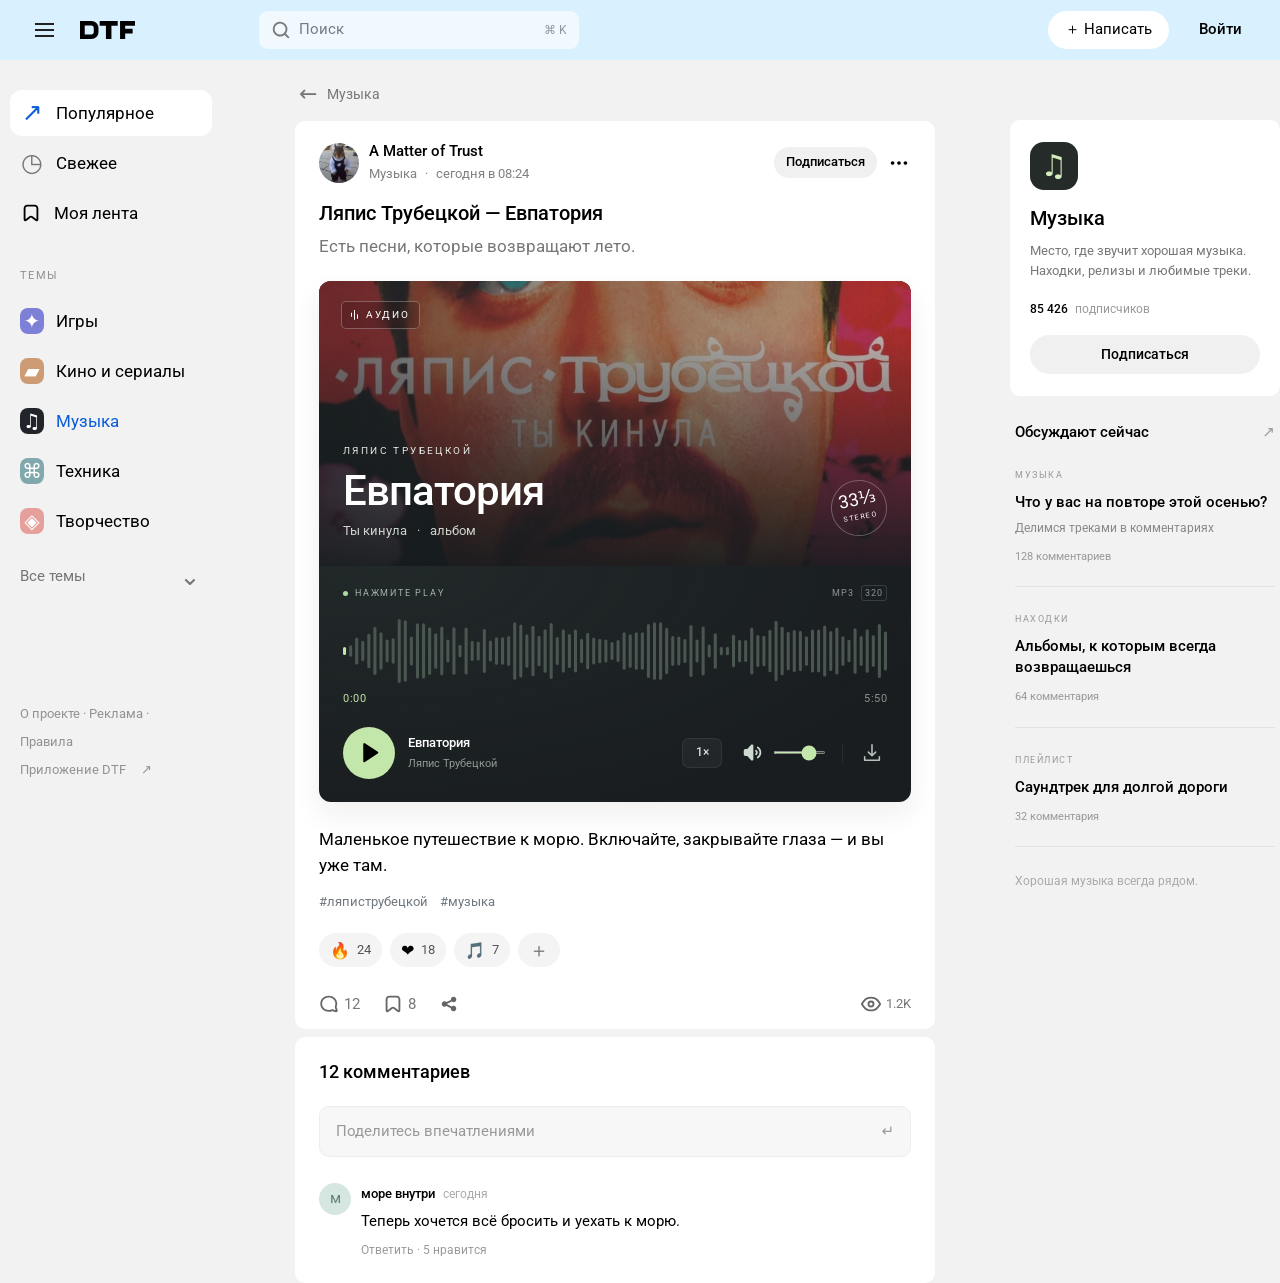
<file: variant-1.html>
<!doctype html>
<html lang="ru" data-site="dtf" data-theme="light">
<head><meta charset="utf-8"><meta name="viewport" content="width=device-width,initial-scale=1"><title>Ляпис Трубецкой — Евпатория · DTF</title><link rel="stylesheet" href="tokens.css"><link rel="stylesheet" href="style.css"><link href="https://fonts.googleapis.com/css2?family=Roboto:wght@400;500;700&display=swap" rel="stylesheet"></head>
<body>
<header class="header"><div class="header-inner"><button class="icon-button hamburger" aria-label="Меню"><span></span><span></span><span></span></button><img class="logo" src="assets/logo_dtf.svg" alt="DTF"><div class="search"><img src="assets/search.svg" alt=""><span>Поиск</span><kbd>⌘ K</kbd></div><button class="write" id="write">＋ Написать</button><button class="login" id="login">Войти</button></div></header>
<div class="layout"><aside class="left"><nav><a class="nav-item active"><span>↗</span>Популярное</a><a class="nav-item"><span>◷</span>Свежее</a><a class="nav-item"><img src="assets/bookmark.svg" alt="">Моя лента</a></nav><div class="nav-label">ТЕМЫ</div><nav><a class="nav-item"><span class="topic games">✦</span>Игры</a><a class="nav-item"><span class="topic cinema">▰</span>Кино и сериалы</a><a class="nav-item selected"><span class="topic music">♫</span>Музыка</a><a class="nav-item"><span class="topic tech">⌘</span>Техника</a><a class="nav-item"><span class="topic art">◈</span>Творчество</a><a class="nav-item more-topics">Все темы <span>⌄</span></a></nav><div class="aside-bottom">О проекте · Реклама · Правила<br>Приложение DTF <span>↗</span></div></aside>
<main><div class="breadcrumb"><span>←</span> Музыка</div><article class="article"><div class="author-row"><img class="avatar" src="assets/avatar.webp" alt=""><div class="author"><b>A Matter of Trust</b><div>Музыка <span>·</span> сегодня в 08:24</div></div><button class="subscribe">Подписаться</button><button class="icon-button" aria-label="Ещё" id="more"><img src="assets/dots.svg" alt=""></button></div><h1>Ляпис Трубецкой — Евпатория</h1><p class="intro">Есть песни, которые возвращают лето.</p>
<div class="player" id="player"><div class="artwork"><img src="assets/cover.webp" alt="Обложка альбома Ляписа Трубецкого"><div class="artwork-shade"></div><span class="audio-tag"><span></span> АУДИО</span><div class="artwork-caption"><span>ЛЯПИС ТРУБЕЦКОЙ</span><strong>Евпатория</strong><div class="album-info">Ты кинула <span>·</span> альбом</div></div><div class="disc-mark">33⅓<br><span>STEREO</span></div></div>
<div class="deck"><div class="deck-heading"><div class="listen-label"><span class="status-dot"></span><span id="status">НАЖМИТЕ PLAY</span></div><span class="quality">MP3 <span>320</span></span></div><div class="wave-shell"><canvas id="wave" aria-hidden="true"></canvas><input id="seek" type="range" min="0" max="1000" value="0" aria-label="Позиция воспроизведения"><div class="seek-tip" id="seek-tip">0:00</div></div><div class="time-row"><span id="elapsed">0:00</span><span id="duration">—:—</span></div><div class="controls"><button id="play" class="play-button" aria-label="Воспроизвести"><img src="assets/play.svg" alt=""></button><div class="track-mini"><b>Евпатория</b><span>Ляпис Трубецкой</span></div><div class="secondary-controls"><div class="speed-wrap"><button id="speed" class="speed" aria-label="Скорость воспроизведения" aria-expanded="false">1×</button><div class="speed-menu" id="speed-menu" hidden><div>Скорость</div><button data-speed="0.75">0.75×</button><button data-speed="1" class="chosen">1× <span>✓</span></button><button data-speed="1.25">1.25×</button><button data-speed="1.5">1.5×</button><button data-speed="2">2×</button></div></div><div class="volume-control"><button id="mute" class="deck-icon" aria-label="Выключить звук"><img src="assets/volume_max.svg" alt=""></button><input id="volume" type="range" min="0" max="1" step="0.01" value="0.75" aria-label="Громкость"></div><span class="control-divider"></span><a class="deck-icon download" href="assets/evpatoriya.mp3" download="Ляпис Трубецкой — Евпатория.mp3" aria-label="Скачать аудио" title="Скачать MP3"><svg width="22" height="22" viewBox="0 0 24 24" fill="none" stroke="currentColor" stroke-width="1.7" stroke-linecap="round" stroke-linejoin="round"><path d="M12 3v12m-4-4 4 4 4-4M4 16v4h16v-4"/></svg></a></div></div><div id="error" role="status" hidden></div></div><audio id="audio" src="assets/evpatoriya.mp3" preload="metadata"></audio></div>
<p class="post-text">Маленькое путешествие к морю. Включайте, закрывайте глаза — и вы уже там.</p><div class="tags"><span>#ляпиструбецкой</span><span>#музыка</span></div><div class="reactions"><button class="reaction">🔥 <span>24</span></button><button class="reaction">❤️ <span>18</span></button><button class="reaction">🎵 <span>7</span></button><button class="add-reaction" aria-label="Добавить реакцию">＋</button></div><footer class="post-footer"><button id="comments"><img src="assets/comment.svg" alt="">12</button><button id="bookmark" aria-label="Сохранить" aria-pressed="false"><img src="assets/bookmark.svg" alt="">8</button><button id="share" aria-label="Поделиться"><img src="assets/share.svg" alt=""></button><span class="views"><img src="assets/eye.svg" alt="">1.2K</span></footer></article><section class="comments"><h2>12 комментариев</h2><div class="comment-input">Поделитесь впечатлениями <span>↵</span></div><div class="comment"><div class="comment-avatar">м</div><div><b>море внутри</b><small>сегодня</small><p>Теперь хочется всё бросить и уехать к морю.</p><span>Ответить · 5 нравится</span></div></div></section></main>
<aside class="right"><section class="community"><span class="community-icon">♫</span><h2>Музыка</h2><p>Место, где звучит хорошая музыка.<br>Находки, релизы и любимые треки.</p><div class="community-count"><b>85 426</b><span>подписчиков</span></div><button class="subscribe community-subscribe">Подписаться</button></section><section class="sidebar-stories"><div class="section-heading">Обсуждают сейчас <span>↗</span></div><a><span class="story-tag">МУЗЫКА</span><h3>Что у вас на повторе этой осенью?</h3><p>Делимся треками в комментариях</p><small>128 комментариев</small></a><a><span class="story-tag">НАХОДКИ</span><h3>Альбомы, к которым всегда возвращаешься</h3><small>64 комментария</small></a><a><span class="story-tag">ПЛЕЙЛИСТ</span><h3>Саундтрек для долгой дороги</h3><small>32 комментария</small></a></section><div class="right-note">Хорошая музыка всегда рядом.</div></aside></div><div class="toast" id="toast" role="status"></div><script src="app.js"></script></body></html>
</file>
<file: tokens.css>
:root {
  --color-black: #000;
  --color-white: #fff;
  color-scheme: light;
  --theme-color-signal-active-default: #0B5DD7;
  --theme-color-signal-active-dark: #2664BF;
  --theme-color-signal-active-darkest: #2A6DD1;
  --theme-color-signal-active-light: #B3D1FF;
  --theme-color-signal-active-lightest: #E6EFFD;
  --theme-color-signal-positive-default: #30B03D;
  --theme-color-signal-positive-dark: #2DA539;
  --theme-color-signal-positive-darkest: #2A9935;
  --theme-color-signal-positive-light: #e5f7e7;
  --theme-color-signal-negative-default: #F0303D;
  --theme-color-signal-negative-dark: #E02D39;
  --theme-color-signal-negative-darkest: #D12A35;
  --theme-color-signal-negative-light: #FFE7E9;
  --theme-color-signal-rating-default: #FFA800;
  --theme-color-contrast: var(--color-black);
  --theme-color-contrast-invert: var(--color-white);
  --theme-color-background: #F2F2F2;
  --theme-color-background-active: #E5F0FF;
  --theme-color-background-active-hover: #D1E3FF;
  --theme-color-background-content: var(--color-white);
  --theme-color-media-background: rgba(0, 0, 0, 0.08);
  --theme-color-background-secondary: #F4F4F4;
  --theme-color-border: #E5E5E5;
  --theme-color-shadow-over-background: rgba(0, 0, 0, 0.08);
  --theme-color-border-over-background: #dadada;
  --theme-color-background-warning: #FFF8E0;
  --theme-color-text-primary: var(--color-black);
  --theme-color-text-secondary: #595959;
  --theme-color-text-secondary-light: #808080;
  --theme-color-button-secondary: var(--color-white);
  --theme-color-button-secondary-shadow: 0 0 2px rgba(0, 0, 0, 0.04), 0 1px 2px rgba(0, 0, 0, 0.1), inset 0 -1px 0 rgba(0, 0, 0, 0.06);
  --theme-color-button-secondary-shadow-hover: 0 2px 4px rgba(0, 0, 0, 0.09), inset 0 -1px 0 rgba(0, 0, 0, 0.06);
  --theme-color-button-secondary-shadow-active: 0 0 2px rgba(0, 0, 0, 0.05), inset 0 -1px 0 rgba(0, 0, 0, 0.06);
  --theme-color-button-minimal: #F0F0F0;
  --theme-color-button-minimal-hover: #E6E6E6;
  --theme-color-button-minimal-active: #DBDBDB;
  --theme-color-button-transparent-hover: rgba(0,0,0,.04);
  --theme-color-button-transparent-active: rgba(0,0,0,.06);
  --theme-color-button-translucent: rgba(0,0,0,.16);
  --theme-color-button-translucent-hover: rgba(0,0,0,.32);
  --theme-color-button-translucent-active: rgba(0,0,0,.48);
  --theme-color-button-glass: rgba(51, 51, 51, 0.6);
  --theme-color-button-glass-hover: rgba(51, 51, 51, 0.4);
  --theme-color-button-glass-active: rgba(51, 51, 51, 0.4);
  --theme-color-button-fancy: rgba(255, 255, 255, 0.6);
  --theme-color-button-fancy-hover: rgba(255, 255, 255, 0.8);
  --theme-color-button-fancy-active: rgba(255, 255, 255, 1);
  --theme-color-button-fancy-gradient: linear-gradient(90deg, #307DF0 0%, #5E36FF 100%);
  --theme-color-button-subtle: var(--color-white);
  --theme-color-button-subtle-hover: #FAFAFA;
  --theme-color-button-subtle-active: #EDEDED;
  --theme-color-field-text: inherit;
  --theme-color-check-background-default: #F0F0F0;
  --theme-color-check-border-disabled: #DDDDDD;
  --theme-color-field-background-default: #F5F5F5;
  --theme-color-field-background-hover: var(--color-white);
  --theme-color-field-background-error: #FFECED;
  --theme-color-field-background-disabled: #F7F7F7;
  --theme-color-field-border-default: rgba(0, 0, 0, 0.03);
  --theme-color-field-border-default-hex: #ededed;
  --theme-color-field-border-hover: var(--theme-color-signal-active-light);
  --theme-color-field-border-active: var(--theme-color-signal-active-default);
  --theme-color-field-icon-default: var(--color-white);
  --theme-color-field-icon-disabled: #B8B8B8;
  --theme-shadow-field: 0 0 0 3px var(--theme-color-signal-active-lightest);
  --theme-color-search-field-text: inherit;
  --theme-color-search-field-background-default: var(--color-white);
  --theme-color-search-field-background-hover: var(--color-white);
  --theme-color-search-field-border-default: none;
  --theme-color-search-field-border-hover: none;
  --theme-color-search-field-border-active: none;
  --theme-shadow-search-field: none;
  --theme-color-popover-item-bg-active: var(--theme-color-background);
  --theme-color-popover-item-bg-active-hover: var(--theme-color-background-active);
  --theme-color-popover-background: var(--color-white);
  --theme-color-updates-shadow: 0.5px 0 0 rgba(0, 0, 0, 0.1), -0.5px 0 0 rgba(0, 0, 0, 0.1), 0 -0.5px 0 rgba(0, 0, 0, 0.05), 0 4px 7px rgba(0, 0, 0, 0.08), 0 1px 1px rgba(0, 0, 0, 0.1);
  --theme-floating-shadow: 0 4px 20px rgba(0, 0, 0, 0.08), 0 0 1px rgba(0, 0, 0, 0.16);
  --theme-color-floating-glass-border: rgba(218, 218, 218, 0.31);
  --theme-color-floating-glass: rgba(255, 255, 255, 0.5);
  --theme-color-floating-glass-content: var(--theme-color-text-primary);
  --theme-color-donate-text: #004150;
  --theme-color-donate-gradient: linear-gradient(100deg, #CBFDF6 0%, #CDE8FC 100%);
  --theme-color-donate-button-default: #FFF5BA;
  --theme-color-donate-button-hover: #FFE9AD;
  --theme-color-donate-button-active: #FAE04B;
  --theme-filter-blur-strong: blur(35px) brightness(1.1);
  --theme-color-spoiler-outline: rgba(0, 0, 0, 0.06);
  --theme-plus-color: var(--theme-color-text-primary);
  --theme-plus-modal-background: radial-gradient(84.18% 84.18% at 50% 50%, #FFFFFF 13.94%, #D9EDFF 100%);
  --theme-plus-modal-footer: linear-gradient(180deg, rgba(255, 255, 255, 0) 0%, #D9EDFF 27.25%);
  --theme-plus-features-background: var(--theme-color-background-content);
  --theme-plus-features-shadow: 0px 32px 8px -24px rgba(0, 0, 0, 0.02), 0px 8px 40px 0px #0000000A;
  --theme-plus-action-background: radial-gradient(82.73% 121.53% at 17.94% 77.44%, #307df0 36.98%, #5e36ff 89.06%);
  --theme-plus-icon-blend-mode: normal;
  --theme-plus-ai-modal-background: linear-gradient(219.57deg, #DEEBFF 12.97%, #F7F1FF 34.26%, #E0E3FF 55.44%, #F0EDFF 86.69%);
  --theme-plus-ai-modal-footer: linear-gradient(180deg, rgba(240, 237, 255, 0) 0%, #F0EDFF 27.25%);
  --theme-plus-tariff-background-active: var(--theme-color-background-content);
  --theme-pro-color: var(--color-white);
  --theme-pro-modal-background: #242424;
  --theme-pro-modal-background-gradient: radial-gradient(at 93% 7%, hsla(202,100%,35%,0.10) 0px, transparent 50%),
      radial-gradient(at 54% 51%, hsla(240,100%,50%,0.05) 0px, transparent 50%),
      radial-gradient(at 52% 54%, hsla(194,100%,28%,0.4) 0px, transparent 50%),
      radial-gradient(at 27% 37%, hsla(274,100%,28%,1) 0px, transparent 50%),
      radial-gradient(at 30% 32%, hsla(299,100%,50%,0.05) 0px, transparent 50%),
      radial-gradient(at 32% 69%, hsla(274,100%,28%,0.1) 0px, transparent 50%),
      radial-gradient(at 32% 73%, hsla(299,100%,50%,0.08) 0px, transparent 50%);
  --theme-pro-modal-footer: linear-gradient(180deg, rgba(16, 13, 21, 0) 0%, #242424 25%);
  --theme-pro-features-background: rgba(255, 255, 255, 0.04);
  --theme-pro-features-background-active: rgba(255, 255, 255, 0.18);
  --theme-pro-features-shadow: inset 0 0 0 1px rgba(255, 255, 255, 0.04);
  --theme-pro-action-background: radial-gradient(82.73% 121.53% at 17.94% 77.44%, #307df0 36.98%, #8161fa 89.06%);
  --theme-pro-feature-text-secondary: rgba(255, 255, 255, 0.64);
  --theme-slider-track-shadow: inset 0px 0.5px 1.5px rgba(0, 0, 0, 0.25);
  --theme-slider-step-background: rgba(0, 0, 0, 0.1);
  --theme-slider-step-shadow: inset 0px 0.5px 1.5px rgba(0, 0, 0, 0.25);
  --theme-slider-thumb-background: var(--color-white);
  --theme-slider-thumb-shadow: 0px 3px 8px rgba(22, 18, 18, 0.15), 0px 0.5px 1px rgba(28, 26, 26, 0.04), 0px 1px 0.5px rgba(28, 26, 26, 0.03), 0px 2px 0.5px rgba(27, 27, 28, 0.03), 0px 2.5px 0.5px rgba(0, 0, 0, 0.02), 0px 2px 1px rgba(0, 0, 0, 0.02);
  --theme-andropov-border-color: rgba(0, 0, 0, 0.1);
  --theme-comment-highlighted-background: #F2F9FF;
  --theme-color-content-footer-button-hover-background: rgba(48, 125, 240, 0.12);
  --theme-color-reaction-button: #F9F9F9;
  --theme-color-reaction-button-hover: var(--theme-color-button-minimal-hover);
  --theme-color-reaction-button-active: var(--theme-color-reaction-button);
  --theme-color-filter-field-background: #ffffff;
  --theme-color-filter-field-background-active: #F2F9FF;
  --theme-color-filter-field-border: rgba(0, 0, 0, 0.1);
  --theme-color-filter-field-border-active: var(--theme-color-signal-active-default);
  --theme-achievements-image-skeleton: contrast(0) brightness(1.75);
  --theme-achievements-stub-inner: #F2F2F2;
  --theme-achievements-stub-background: #ffffff;
  --theme-color-round-button: #000000;
  --theme-color-round-button-background: rgba(116, 116, 128, 0.08);
  --theme-color-round-button-dark: #A6A6A6;
  --theme-color-round-button-background-dark: rgba(255, 255, 255, 0.15);
  --theme-color-scrollbar: rgba(95, 86, 86, 0.15);
  --theme-color-marketplace-banner-gradient-orange: radial-gradient(var(--rgxy), #FFFFFF 0%, #FFEEDC 100%);
  --theme-color-marketplace-banner-gradient-blue: radial-gradient(var(--rgxy), #FFFFFF 0%, #E3F2FF 100%);
}

:root[data-site="vc"] {
  --brand-color: #FF5577;
  --theme-color-brand-primary: #E65C77;
  --theme-color-brand-primary-bright: #FF6685;
  --theme-color-brand-header: #FFE6EB;
  --theme-color-brand-background: #FFF5F7;
  --theme-color-brand-stroke: #FFBBC9;
  --theme-color-brand-logo: #FFF5F7;
  --theme-color-brand-distribution: #FFF0F3;
  --theme-color-brand-icon: #FAD2DA;
  --theme-color-brand-content-background: #FFE6EB;
  --theme-color-brand-content-text: #E65C77;
}

:root[data-site="dtf"] {
  --brand-color: #0099FF;
  --theme-color-brand-primary: #1793E6;
  --theme-color-brand-primary-bright: #19A3FF;
  --theme-color-brand-header: #D9F0FF;
  --theme-color-brand-background: #F0F9FF;
  --theme-color-brand-stroke: #99D6FF;
  --theme-color-brand-logo: #F0F9FF;
  --theme-color-brand-distribution: #E8F6FF;
  --theme-color-brand-icon: #BEE2FA;
  --theme-color-brand-content-background: #D9F0FF;
  --theme-color-brand-content-text: #1793E6;
}

:root[data-theme="dark"] {
  color-scheme: dark;
  --theme-color-signal-active-default: #418AF4;
  --theme-color-signal-active-dark: #598FDE;
  --theme-color-signal-active-darkest: #3367B5;
  --theme-color-signal-active-light: #334e64;
  --theme-color-signal-active-lightest: rgba(255, 255, 255, 0.06);
  --theme-color-signal-positive-default: #33A03E;
  --theme-color-signal-positive-dark: #33953D;
  --theme-color-signal-positive-darkest: #338A3C;
  --theme-color-signal-positive-light: #263629;
  --theme-color-signal-negative-default: #D6333E;
  --theme-color-signal-negative-dark: #C6333D;
  --theme-color-signal-negative-darkest: #B5333C;
  --theme-color-signal-negative-light: #463536;
  --theme-color-contrast: var(--color-white);
  --theme-color-contrast-invert: var(--color-black);
  --theme-color-background: #161617;
  --theme-color-background-active: #39393A;
  --theme-color-background-active-hover: #424243;
  --theme-color-background-content: #232324;
  --theme-color-media-background: rgba(255, 255, 255, 0.06);
  --theme-color-background-warning: var(--theme-color-media-background);
  --theme-color-background-secondary: #2C2C2D;
  --theme-color-border: #353436;
  --theme-color-shadow-over-background: rgba(0, 0, 0, 0.3);
  --theme-color-border-over-background: #363636;
  --theme-color-text-primary: #c9cccf;
  --theme-color-text-secondary: #969c9d;
  --theme-color-text-secondary-light: #969da0;
  --theme-color-button-minimal: #333333;
  --theme-color-button-minimal-hover: #2c2c2c;
  --theme-color-button-minimal-active: #2c2c2c;
  --theme-color-button-secondary: #2c2c2c;
  --theme-color-button-secondary-shadow: inset 0 0 0 1px rgba(255, 255, 255, 0.02), 0 1px 3px rgba(0, 0, 0, 0.14);
  --theme-color-button-secondary-shadow-hover: inset 0 0 0 1px rgba(255, 255, 255, 0.05), 0 1px 4px rgba(0, 0, 0, 0.22);
  --theme-color-button-secondary-shadow-active: inset 0 0 0 1px rgba(255, 255, 255, 0.1), 0 1px 4px rgba(0, 0, 0, 0.29);
  --theme-color-button-translucent: rgba(0,0,0,.3);
  --theme-color-button-translucent-hover: rgba(0,0,0,.45);
  --theme-color-button-translucent-active: rgba(0,0,0,.6);
  --theme-color-button-fancy: rgba(0, 0, 0, 0.32);
  --theme-color-button-fancy-hover: rgba(0, 0, 0, 0.36);
  --theme-color-button-fancy-active: rgba(0, 0, 0, 0.4);
  --theme-color-button-fancy-gradient: linear-gradient(90deg, #659BF4 0%, #856AFE 100%);
  --theme-color-button-subtle: #272727;
  --theme-color-button-subtle-hover: #212121;
  --theme-color-button-subtle-active: #1C1C1C;
  --theme-color-check-background-default: #1c1c1c;
  --theme-color-field-border-default-hex: #262626;
  --theme-color-check-border-disabled: #2e2e2e;
  --theme-color-field-background-default: #2c2c2d;
  --theme-color-field-background-hover: #1e1d1e;
  --theme-color-field-background-disabled: #333;
  --theme-color-search-field-background-default: var(--theme-color-popover-background);
  --theme-color-search-field-background-hover: var(--theme-color-popover-background);
  --theme-color-search-field-border-default: #363636;
  --theme-color-search-field-border-hover: #363636;
  --theme-color-search-field-border-active: #363636;
  --theme-color-popover-item-bg-active: #313131;
  --theme-color-popover-item-bg-active-hover: #3A3A3A;
  --theme-color-popover-background: #1F1F1F;
  --theme-color-updates-shadow: 0.5px 0 0 #363636, -0.5px 0 0 #363636, 0 -0.5px 0 #363636, 0 4px 7px rgba(0, 0, 0, 0.12), 0 1px 1px #363636;
  --theme-floating-shadow: 0 4px 20px rgba(103, 103, 103, 0.32), 0 0 0 1px #363636;
  --theme-color-floating-glass-border: rgba(255, 255, 255, 0.01);
  --theme-color-floating-glass: rgba(59, 59, 59, 0.26);
  --theme-color-floating-glass-content: var(--color-white);
  --theme-color-donate-text: #a7e5f3;
  --theme-color-donate-gradient: linear-gradient(100deg, #154842 0%, #203f56 100%);
  --theme-color-donate-button-default: #53512A;
  --theme-color-donate-button-hover: #6D6935;
  --theme-color-donate-button-active: #FAE04B;
  --theme-filter-blur-strong: blur(35px) brightness(0.9);
  --theme-color-spoiler-outline: rgba(255, 255, 255, 0.1);
  --theme-plus-color: var(--color-white);
  --theme-plus-modal-background: radial-gradient(84.18% 84.18% at 50% 50%, #1C162D 13.94%, #000A12 100%);
  --theme-plus-modal-footer: linear-gradient(180deg, rgba(16, 13, 21, 0) 0%,#0F1020 25%);
  --theme-plus-features-background: linear-gradient(0deg, rgba(44, 44, 46, 0.32), rgba(44, 44, 46, 0.32));
  --theme-plus-features-shadow: 0px 32px 8px -24px #00000020, 0px 8px 40px 0px #00000010;
  --theme-plus-action-background: radial-gradient(82.73% 121.53% at 17.94% 77.44%, #307df0 36.98%, #8161fa 89.06%);
  --theme-plus-icon-blend-mode: plus-lighter;
  --theme-plus-ai-modal-background: linear-gradient(219.57deg, #0E1E38 12.97%, #201331 34.26%, #171A37 55.44%, #0F092A 86.69%);
  --theme-plus-ai-modal-footer: linear-gradient(180deg, rgba(15, 9, 42, 0) 0%, #0F092A 27.25%);
  --theme-plus-tariff-background-active: rgba(65, 138, 244, 0.2);
  --theme-slider-track-shadow: inset 0px 0.5px 1.5px rgba(0, 0, 0, 0.25);
  --theme-slider-step-background: rgba(255, 255, 255, 0.06);
  --theme-slider-step-shadow: inset 0px 0.5px 1.5px rgba(0, 0, 0, 0.25);
  --theme-slider-thumb-background: #2c2c2d;
  --theme-slider-thumb-shadow: 0 2px 6px rgba(0, 0, 0, 0.32), 0 0 0 1px #363636;
  --theme-andropov-border-color: rgba(255, 255, 255, 0.07);
  --theme-comment-highlighted-background: rgba(255, 255, 255, 0.03);
  --theme-color-reaction-button: var(--theme-color-button-minimal);
  --theme-color-reaction-button-hover: var(--theme-color-popover-item-bg-active-hover);
  --theme-color-reaction-button-active: var(--theme-color-reaction-button);
  --theme-color-filter-field-background: #2C2C2D;
  --theme-color-filter-field-background-active: #2A3137;
  --theme-color-filter-field-border: rgba(255, 255, 255, 0.1);
  --theme-color-filter-field-border-active: var(--theme-color-signal-active-default);
  --theme-achievements-image-skeleton: contrast(0) brightness(0.75);
  --theme-achievements-stub-inner: #323232;
  --theme-achievements-stub-background: #282828;
  --theme-color-round-button: var(--theme-color-round-button-dark );
  --theme-color-round-button-background: var(--theme-color-round-button-background-dark);
  --theme-color-scrollbar: rgba(126, 125, 125, 0.15);
  --theme-color-marketplace-banner-gradient-orange: radial-gradient(var(--rgxy), #BF905A 0%, #4A3823 100%);
  --theme-color-marketplace-banner-gradient-blue: radial-gradient(var(--rgxy), #598CB5 0%, #052B4A 100%);
}

:root[data-site="vc"][data-theme="dark"] {
  --theme-color-brand-primary: #BA4F64;
  --theme-color-brand-header: #2A2729;
  --theme-color-brand-background: #2d2d2e;
  --theme-color-brand-distribution: #343233;
  --theme-color-brand-icon: #4A4547;
  --theme-color-brand-content-background: #342F31;
  --theme-color-brand-content-text: #E68A9C;
}

:root[data-site="dtf"][data-theme="dark"] {
  --theme-color-brand-primary: #197ABA;
  --theme-color-brand-header: #26282B;
  --theme-color-brand-background: #2d2d2e;
  --theme-color-brand-distribution: #313335;
  --theme-color-brand-icon: #43474A;
  --theme-color-brand-content-background: #2D3135;
  --theme-color-brand-content-text: #5CAEE6;
}

:root {
  --color-black: #000;
  --color-white: #fff;
  --layout-z-index-header: 10;
  --layout-z-index-navbar: 2;
  --layout-z-modal-overlay: calc(var(--layout-z-index-header) + 1);
  --layout-z-index-feed: 1;
  --layout-z-index-feed-sorting: calc(var(--layout-z-index-feed) + 1);
  --layout-z-index-floating-updates: calc(var(--layout-z-index-feed) + 2);
  --layout-z-alerts: calc(var(--layout-z-index-header) + 2);
  --layout-z-floating-player: calc(var(--layout-z-index-floating-updates) - 1);
  --layout-island-border-radius: 0px;
  --layout-tabbar-height: 50px;
  --layout-header-height-default: 60px;
  --layout-header-height: var(--layout-header-height-large, var(--layout-header-height-default));
  --layout-view-offset-y: 0px;
  --layout-max-width: 640px;
  --layout-max-content-width: 640px;
  --layout-content-offset-x: 16px;
  --layout-left-aside-width: 220px;
  --layout-left-aside-offset: 10px;
  --layout-right-aside-width: 320px;
  --layout-right-aside-offset: 20px;
  --layout-island-gap-y: 8px;
  --layout-modal-view-width: 520px;
  --layout-modal-view-height: 720px;
  --layout-content-gap-default: 12px;
  --layout-content-gap-media: 20px;
  --layout-content-gap-header: 20px;
  --layout-content-gap-telegram-button: 20px;
  --layout-content-right-indent: 15px;
  --safe-tabbar-height: calc(var(--layout-tabbar-height) + env(safe-area-inset-bottom));
  --layout-settings-input-max-width: 390px;
  --layout-updates-button-size: 32px;
  --layout-floating-footer-offset: 18px;
  --layout-header-banner-height: 0px;
  --layout-content-banner-height: 200px;
  --layout-vertical-banner-height: 600px;
  --layout-video-banner-height: 169px;
  --layout-sidebar-banner-width: 300px;
  --layout-post-banner-size: 300px;
}
  @media (min-width: 925px) {:root {
    --layout-max-width: 884px;
    --layout-tabbar-height: 0px;
    --layout-floating-footer-offset: 8px
}
  }
  @media (min-width: 1240px) {:root {
    --layout-max-width: 1280px
}
  }
  @media (min-width: 640px) {:root {
    --layout-island-border-radius: 10px;
    --layout-content-offset-x: 24px;
    --layout-view-offset-y: 16px;
    --layout-island-gap-y: 8px;
    --layout-header-height: var(--layout-header-height-default);
    --layout-header-banner-height: 250px;
    --layout-content-banner-height: 130px
}
  }
  :root[data-layout="blank"] {
    --layout-header-height: 0;
    --layout-tabbar-height: 0;
  }
</file>
<file: style.css>
*{box-sizing:border-box}body{margin:0;background:var(--theme-color-background);color:var(--theme-color-text-primary);font:15px/1.45 Roboto,system-ui,sans-serif}button,input,a{-webkit-tap-highlight-color:transparent}button,a{touch-action:manipulation}button{font:inherit;cursor:pointer;border:0}a{color:inherit;text-decoration:none;cursor:pointer}button:focus-visible,a:focus-visible,input:focus-visible{outline:3px solid #418af4;outline-offset:4px}button{transition:background .2s,transform .2s}button:active{transform:scale(.96)}img{object-fit:cover}button img,.nav-item img,.search img,.post-footer img{width:22px;height:22px}.header{height:60px;background:#d9f0ff;position:sticky;top:0;z-index:10}.header-inner{height:100%;max-width:1440px;margin:auto;padding:0 32px;display:flex;gap:24px;align-items:center}.icon-button{width:32px;height:32px;display:grid;place-content:center;background:transparent;border-radius:50%}.icon-button:hover{background:#00000008}.hamburger{gap:4px;width:24px}.hamburger span{width:19px;height:2px;background:#222}.logo{width:55px;height:auto}.search{display:flex;gap:9px;align-items:center;color:#737c82;background:#ffffffa6;padding:8px 12px;border-radius:9px;width:320px;margin-left:100px}.search img{opacity:.5;width:19px}kbd{margin-left:auto;font:12px Roboto;color:#8d999f}.write{background:white;border-radius:24px;padding:8px 17px;margin-left:auto}.login{background:none;font-weight:500}.layout{max-width:1280px;margin:0 auto;display:flex;justify-content:space-between;align-items:flex-start;padding-top:24px}.left{width:220px;position:sticky;top:84px;padding:6px 8px 0 10px}.nav-item{height:46px;padding:0 10px;display:flex;gap:12px;align-items:center;border-radius:12px;margin-bottom:4px;font-size:17px}.nav-item>span:first-child{width:24px;text-align:center;font-size:25px;color:#777}.nav-item.active{background:white}.nav-item.active>span{color:#0b5dd7}.nav-item:hover{background:#fff9}.nav-label{font-size:11px;letter-spacing:1.3px;color:#909090;margin:32px 10px 14px}.nav-item .topic{width:26px;height:26px;border-radius:8px;font-size:20px!important;line-height:26px;color:white!important}.games{background:#7d80d6}.cinema{background:#ce9c74}.music{background:#212428}.tech{background:#81a9ad}.art{background:#e6a09b}.selected{color:#0b5dd7}.more-topics{font-size:15px;color:#777;margin-top:10px}.more-topics span{margin-left:auto}.aside-bottom{margin:100px 10px 0;color:#929292;font-size:13px;line-height:28px}.aside-bottom span{margin-left:12px}main{width:640px;min-width:0}.breadcrumb{font-size:14px;color:#777;margin:0 0 17px 4px;display:flex;align-items:center;gap:10px}.breadcrumb span{font-size:22px;line-height:20px}.article,.comments{background:white;border-radius:10px}.author-row{display:flex;align-items:center;gap:10px;padding:20px 24px 16px}.avatar{height:40px;width:40px;border-radius:50%}.author{min-width:0}.author b{font-size:15px;font-weight:500}.author div{font-size:13px;color:#808080;margin-top:2px}.author div span{margin:0 5px}.subscribe{font-size:13px;font-weight:500;background:#f0f0f0;border-radius:24px;padding:6px 12px;margin-left:auto}.subscribe:hover{background:#e6e6e6}.author-row>.icon-button{width:24px}.author-row>.icon-button img{width:18px}h1{font-size:20px;line-height:26px;font-weight:500;margin:0 24px 8px}.intro{font-size:17px;color:#777;margin:0 24px 22px}.player{margin:0 24px;border-radius:12px;overflow:visible;background:#191d20;color:white;box-shadow:0 12px 28px #18202412}.artwork{height:285px;position:relative;overflow:hidden;border-radius:12px 12px 0 0;background:#666}.artwork>img{width:100%;height:100%;object-position:50% 44%;filter:brightness(.78);transform:scale(1.01);transition:transform 1.5s ease,filter 1.5s}.player.is-playing .artwork>img{transform:scale(1.07);filter:brightness(.9)}.artwork-shade{position:absolute;inset:0;background:linear-gradient(0deg,#151b1ee8,transparent 80%),linear-gradient(90deg,#17232965,transparent)}.audio-tag{position:absolute;top:20px;left:22px;display:flex;align-items:center;gap:7px;border:1px solid #ffffff45;background:#0002;backdrop-filter:blur(8px);font-size:10px;letter-spacing:1.7px;padding:6px 9px;border-radius:5px}.audio-tag>span{width:8px;height:10px;background:repeating-linear-gradient(90deg,#fff 0 1px,transparent 1px 3px);clip-path:polygon(0 30%,30% 30%,30% 0,60% 0,60% 45%,100% 45%,100% 90%,60% 90%,60% 100%,30% 100%,30% 70%,0 70%)}.artwork-caption{position:absolute;left:24px;bottom:25px}.artwork-caption>span{font-size:10px;letter-spacing:2.4px;color:#e2e7e2}.artwork-caption strong{display:block;font-size:42px;line-height:1.25;font-weight:500;letter-spacing:-1px;margin:4px 0}.album-info{font-size:13px;color:#d0d4ce}.album-info span{margin:0 7px}.disc-mark{position:absolute;right:24px;bottom:30px;border:1px solid #ffffff45;border-radius:50%;width:56px;height:56px;display:flex;flex-direction:column;align-items:center;justify-content:center;font-size:18px;line-height:18px;transform:rotate(-12deg)}.disc-mark span{font-size:7px;letter-spacing:1.6px}.deck{padding:21px 24px 23px;position:relative;background:radial-gradient(ellipse at 10% 0,#34413c55,transparent 80%);border-radius:0 0 12px 12px}.deck-heading{display:flex;align-items:center;justify-content:space-between}.listen-label{font-size:9px;letter-spacing:1.8px;display:flex;gap:7px;align-items:center;color:#a3b2aa}.status-dot{height:5px;width:5px;border-radius:50%;background:#b0d9a2}.is-playing .status-dot{box-shadow:0 0 10px #b0d9a2;animation:pulse 1.8s infinite}.quality{color:#8c9694;font-size:9px;letter-spacing:1px}.quality span{border:1px solid #65716b66;border-radius:3px;padding:2px 3px;margin-left:4px}.wave-shell{height:78px;position:relative;margin-top:12px;cursor:crosshair}canvas{width:100%;height:100%;display:block}#seek{opacity:0;position:absolute;inset:0;margin:0;width:100%;height:100%;cursor:crosshair}#seek:focus-visible{opacity:.2}.seek-tip{pointer-events:none;position:absolute;top:-12px;transform:translateX(-50%);background:#c4e5ad;color:#1d2920;padding:3px 6px;border-radius:4px;font-size:10px;opacity:0}.wave-shell:hover .seek-tip{opacity:1}.time-row{display:flex;justify-content:space-between;font:11px Roboto;letter-spacing:.5px;color:#89958e;font-variant-numeric:tabular-nums;margin:2px 0 22px}#elapsed{color:#c4e5ad}.controls{display:flex;gap:13px;align-items:center}.play-button{width:52px;height:52px;border-radius:50%;background:#c3e6aa;display:grid;place-items:center;flex-shrink:0;box-shadow:0 0 0 0 #c3e6aa20;transition:box-shadow .4s,transform .2s,background .2s}.play-button:hover{background:#d2f3bb;box-shadow:0 0 0 6px #c3e6aa10}.play-button img{width:25px;height:25px}.track-mini{display:flex;flex-direction:column;gap:3px}.track-mini b{font-size:13px;font-weight:500}.track-mini span{font-size:11px;color:#8e9995}.secondary-controls{display:flex;align-items:center;gap:14px;margin-left:auto}.speed{background:#ffffff0b;border:1px solid #ffffff12;border-radius:7px;color:#d6ddd8;width:40px;height:30px;font-size:12px;font-weight:500}.speed:hover,.deck-icon:hover{background:#ffffff15}.speed-wrap{position:relative}.speed-menu{position:absolute;right:0;bottom:44px;width:150px;border:1px solid #ffffff20;background:#2a302d;box-shadow:0 8px 30px #0004;border-radius:10px;padding:6px;z-index:3}.speed-menu>div{font-size:11px;color:#9fac9f;padding:7px}.speed-menu button{display:flex;justify-content:space-between;width:100%;text-align:left;background:none;color:#eee;border-radius:6px;padding:8px 10px;font-size:13px}.speed-menu button:hover,.speed-menu .chosen{background:#ffffff12;color:#c3e6aa}.deck-icon{width:30px;height:34px;border-radius:6px;display:grid;place-items:center;background:none;color:#b7c1bb}.deck-icon img{width:21px;height:21px;filter:invert(83%) sepia(6%) saturate(252%) hue-rotate(86deg)}.volume-control{display:flex;align-items:center;gap:5px}.volume-control input{width:53px;height:3px;accent-color:#c3e6aa;cursor:pointer}.control-divider{width:1px;height:20px;background:#ffffff13}.post-text{font-size:17px;line-height:26px;margin:24px 39px 15px 24px}.tags{display:flex;gap:12px;color:#6f777f;font-size:13px;margin:0 24px 22px}.reactions{display:flex;gap:8px;padding:0 24px 12px}.reaction,.add-reaction{height:34px;background:#f4f4f4;border-radius:20px;padding:0 11px;font-size:16px;display:flex;align-items:center;gap:7px}.reaction span{font-size:13px;color:#555}.reaction.on{background:#e5f0ff;box-shadow:inset 0 0 0 1px #bad3f7}.add-reaction{font-size:20px;color:#777}.post-footer{height:50px;padding:0 24px;display:flex;align-items:center;gap:23px;color:#777}.post-footer button{display:flex;align-items:center;gap:5px;background:none;padding:0;color:inherit}.post-footer img{width:20px;opacity:.6}.post-footer button.saved{color:#0b5dd7}.views{margin-left:auto;display:flex;align-items:center;gap:5px;font-size:13px}.comments{margin-top:8px;padding:22px 24px}.comments h2{font-size:18px;font-weight:500;margin:0 0 20px}.comment-input{border:1px solid #ededed;border-radius:10px;background:#f7f7f7;color:#999;padding:14px 16px;display:flex;justify-content:space-between}.comment{display:flex;gap:10px;margin-top:26px}.comment-avatar{background:#d6e6e1;color:#658378;border-radius:50%;height:32px;width:32px;display:grid;place-items:center}.comment b{font-size:13px;font-weight:500}.comment small{color:#aaa;font-size:12px;margin-left:8px}.comment p{font-size:15px;margin:6px 0}.comment span{font-size:12px;color:#999}.right{width:270px;padding-top:36px}.community{border-radius:10px;background:white;padding:22px 20px}.community-icon{display:grid;place-items:center;background:#242b28;color:#d5edbd;border-radius:14px;width:48px;height:48px;font-size:30px}.community h2{font-size:20px;font-weight:500;margin:14px 0 8px}.community p{font-size:13px;color:#777;line-height:20px;margin:0}.community-count{display:flex;gap:7px;font-size:12px;margin:20px 0 17px}.community-count b{font-weight:500}.community-count span{color:#999}.community-subscribe{margin:0;width:100%;font-size:14px;padding:9px}.sidebar-stories{padding:26px 5px}.section-heading{display:flex;justify-content:space-between;font-size:15px;font-weight:500}.section-heading span{color:#999}.sidebar-stories a{display:block;padding:20px 0;border-bottom:1px solid #e2e2e2}.story-tag{font-size:9px;letter-spacing:1.5px;color:#999}.sidebar-stories h3{font-size:15px;line-height:21px;font-weight:500;margin:7px 0}.sidebar-stories p{font-size:12px;color:#888;margin:7px 0}.sidebar-stories small{font-size:11px;color:#999}.right-note{font-size:12px;color:#aaa;margin-left:5px}.toast{position:fixed;bottom:28px;left:50%;transform:translate(-50%,20px);background:#242b28;color:#fff;padding:12px 20px;border-radius:30px;opacity:0;pointer-events:none;transition:.2s;z-index:12;font-size:14px}.toast.show{opacity:1;transform:translate(-50%,0)}#error{font-size:12px;color:#ffccae;margin-top:14px}@keyframes pulse{50%{opacity:.35}}@media(min-width:1400px){.right{width:320px}}@media(max-width:1239px){.right{display:none}.layout{max-width:884px}.search{margin-left:30px}}@media(max-width:924px){.left{display:none}.layout{max-width:640px;padding-top:20px}.search{margin-left:0}.header-inner{padding:0 20px;gap:18px}.search{width:260px}}@media(max-width:639px){.header-inner{padding:0 16px;gap:18px}.header{position:fixed;width:100%}.logo{width:49px}.search{display:none}.write{font-size:13px;padding:7px 12px}.login{font-size:13px}.layout{padding-top:78px;width:100%}main{width:100%}.breadcrumb{margin-left:16px;margin-bottom:14px}.article,.comments{border-radius:0}.author-row{padding:16px;gap:9px}.author b{font-size:13px}.author div{font-size:11px}.subscribe{font-size:11px;padding:6px 10px}h1{margin:0 16px 8px;font-size:20px}.intro{margin:0 16px 20px;font-size:15px}.player{margin:0 16px}.artwork{height:250px}.artwork-caption{left:20px;bottom:23px}.artwork-caption strong{font-size:36px}.deck{padding:19px 18px 20px}.controls{gap:10px}.play-button{width:46px;height:46px}.secondary-controls{gap:9px}.track-mini{display:none}.secondary-controls{flex:1;justify-content:flex-end}.volume-control input{width:57px}.time-row{margin-bottom:19px}.post-text{margin:22px 31px 14px 16px}.tags{margin-left:16px}.reactions{padding-left:16px}.post-footer{padding:0 16px}.comments{padding:22px 16px}.disc-mark{right:20px}.toast{white-space:nowrap;font-size:12px}}@media(prefers-reduced-motion:reduce){*,*:before,*:after{animation:none!important;transition:none!important;scroll-behavior:auto!important}}
</file>
